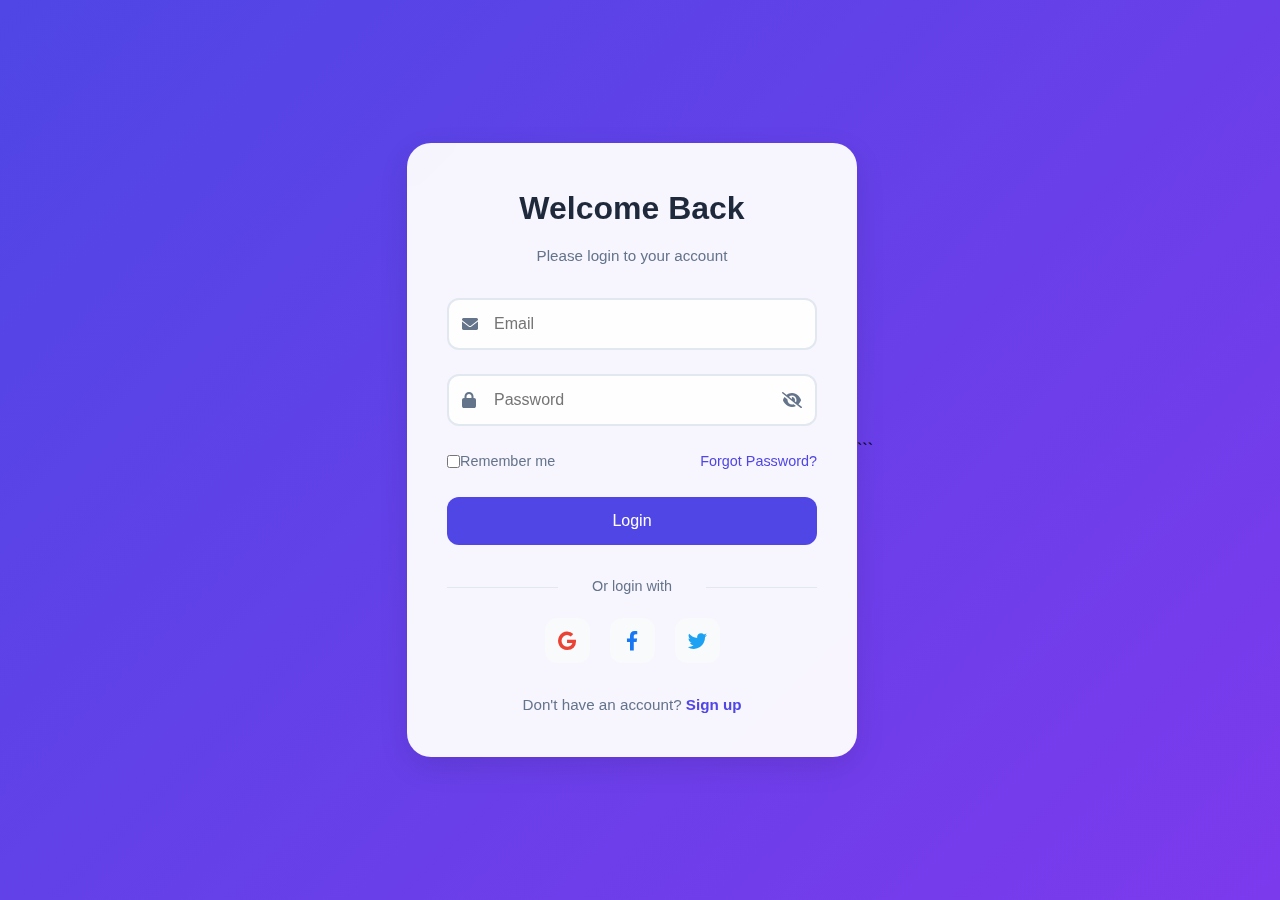
<file: index.html>
<!DOCTYPE html>
<html lang="en">
<head>
    <meta charset="UTF-8">
    <meta name="viewport" content="width=device-width, initial-scale=1.0">
    <title>Login | Modern Auth</title>
    <link rel="stylesheet" href="style.css">
    <link rel="stylesheet" href="https://cdnjs.cloudflare.com/ajax/libs/font-awesome/6.0.0/css/all.min.css">
</head>
<body>
    <div class="container">
        <div class="login-box">
            <h2>Welcome Back</h2>
            <p class="subtitle">Please login to your account</p>
            
            <form id="loginForm">
                <div class="input-group">
                    <i class="fas fa-envelope"></i>
                    <input type="email" id="email" placeholder="Email" required>
                </div>
                
                <div class="input-group">
                    <i class="fas fa-lock"></i>
                    <input type="password" id="password" placeholder="Password" required>
                    <i class="fas fa-eye-slash toggle-password"></i>
                </div>
                
                <div class="options">
                    <label class="remember-me">
                        <input type="checkbox" id="remember">
                        <span class="checkmark"></span>
                        Remember me
                    </label>
                    <a href="#" class="forgot-password">Forgot Password?</a>
                </div>
                
                <button type="submit" class="login-btn">
                    <span class="btn-text">Login</span>
                    <div class="spinner"></div>
                </button>
            </form>
            
            <div class="social-login">
                <p>Or login with</p>
                <div class="social-icons">
                    <button class="social-btn google">
                        <i class="fab fa-google"></i>
                    </button>
                    <button class="social-btn facebook">
                        <i class="fab fa-facebook-f"></i>
                    </button>
                    <button class="social-btn twitter">
                        <i class="fab fa-twitter"></i>
                    </button>
                </div>
            </div>
            
            <p class="signup-link">
                Don't have an account? <a href="signup.html">Sign up</a>
            </p>
        </div>
    </div>
    <script src="script.js"></script>
</body>
</html>
```
</file>
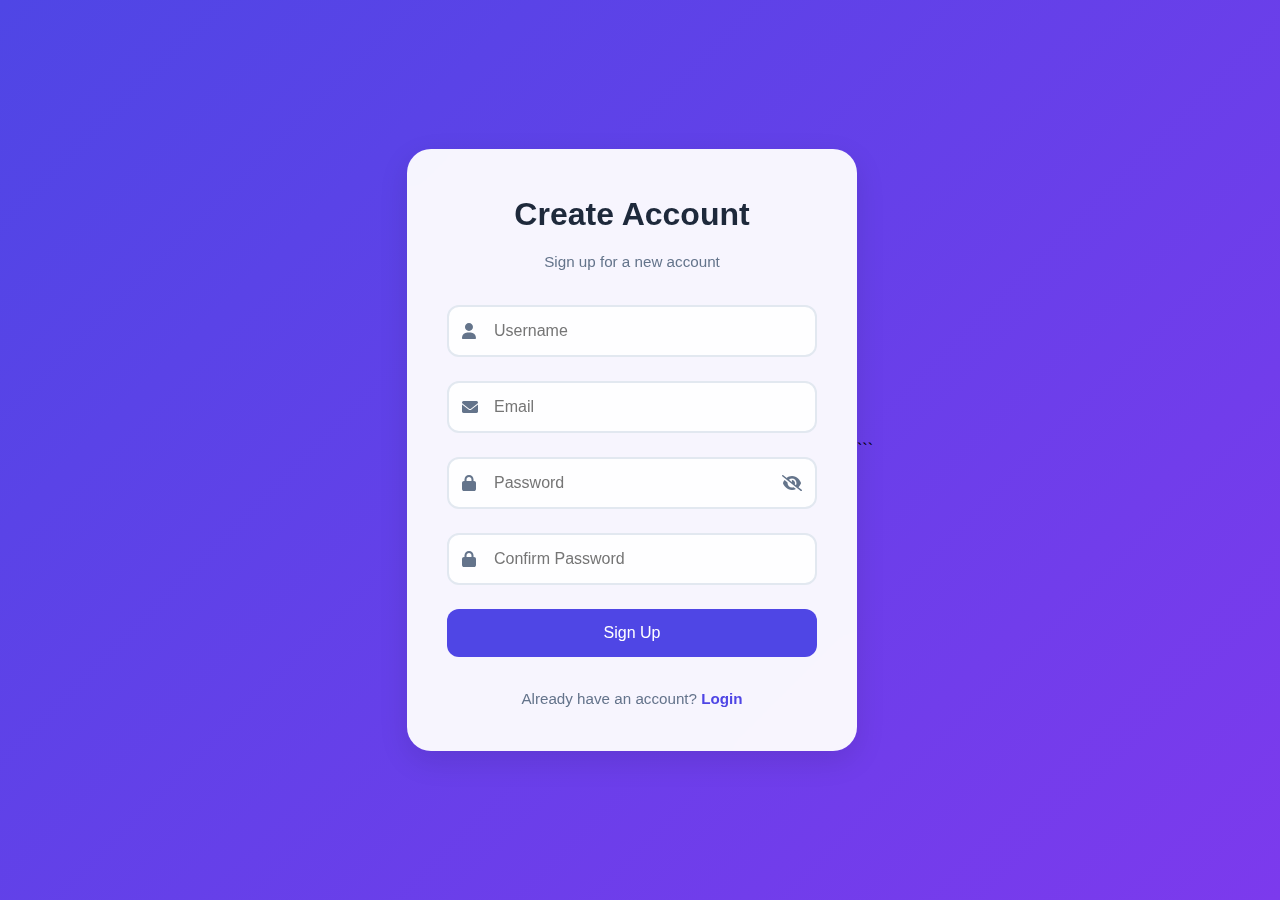
<file: signup.html>
<!DOCTYPE html>
<html lang="en">
<head>
    <meta charset="UTF-8">
    <meta name="viewport" content="width=device-width, initial-scale=1.0">
    <title>Sign Up | Modern Auth</title>
    <link rel="stylesheet" href="style.css">
    <link rel="stylesheet" href="https://cdnjs.cloudflare.com/ajax/libs/font-awesome/6.0.0/css/all.min.css">
</head>
<body>
    <div class="container">
        <div class="login-box">
            <h2>Create Account</h2>
            <p class="subtitle">Sign up for a new account</p>
            
            <form id="signupForm">
                <div class="input-group">
                    <i class="fas fa-user"></i>
                    <input type="text" id="username" placeholder="Username" required>
                </div>

                <div class="input-group">
                    <i class="fas fa-envelope"></i>
                    <input type="email" id="email" placeholder="Email" required>
                </div>
                
                <div class="input-group">
                    <i class="fas fa-lock"></i>
                    <input type="password" id="password" placeholder="Password" required>
                    <i class="fas fa-eye-slash toggle-password"></i>
                </div>

                <div class="input-group">
                    <i class="fas fa-lock"></i>
                    <input type="password" id="confirm-password" placeholder="Confirm Password" required>
                </div>
                
                <button type="submit" class="login-btn">
                    <span class="btn-text">Sign Up</span>
                    <div class="spinner"></div>
                </button>
            </form>
            
            <p class="signup-link">
                Already have an account? <a href="index.html">Login</a>
            </p>
        </div>
    </div>
    <script src="signup.js"></script>
</body>
</html>
```
</file>
<file: style.css>
/* Modern CSS Reset and Base Styles */
* {
    margin: 0;
    padding: 0;
    box-sizing: border-box;
    font-family: 'Poppins', 'Segoe UI', sans-serif;
}

:root {
    --primary-color: #4f46e5;
    --primary-hover: #4338ca;
    --secondary-color: #64748b;
    --success-color: #22c55e;
    --danger-color: #ef4444;
    --background-gradient: linear-gradient(135deg, #4f46e5 0%, #7c3aed 100%);
    --box-shadow: 0 10px 30px rgba(0, 0, 0, 0.1);
    --card-shadow: 0 4px 6px -1px rgba(0, 0, 0, 0.1), 0 2px 4px -1px rgba(0, 0, 0, 0.06);
}

body {
    background: var(--background-gradient);
    min-height: 100vh;
    display: flex;
    align-items: center;
    justify-content: center;
    padding: 20px;
    line-height: 1.6;
}

/* Container Styles */
.container {
    width: 100%;
    max-width: 450px;
}

.login-box {
    background: rgba(255, 255, 255, 0.95);
    backdrop-filter: blur(10px);
    padding: 40px;
    border-radius: 24px;
    box-shadow: var(--box-shadow);
    transform: translateY(0);
    transition: transform 0.3s ease;
}

.login-box:hover {
    transform: translateY(-5px);
}

/* Typography */
h2 {
    color: #1e293b;
    font-size: 2rem;
    text-align: center;
    margin-bottom: 10px;
    font-weight: 600;
}

.subtitle {
    color: var(--secondary-color);
    text-align: center;
    margin-bottom: 30px;
    font-size: 0.95rem;
}

/* Form Elements */
.input-group {
    position: relative;
    margin-bottom: 24px;
}

.input-group i {
    position: absolute;
    left: 15px;
    top: 50%;
    transform: translateY(-50%);
    color: var(--secondary-color);
    transition: color 0.3s ease;
}

.input-group .toggle-password {
    left: auto;
    right: 15px;
    cursor: pointer;
}

input[type="email"],
input[type="password"],
input[type="text"] {
    width: 100%;
    padding: 15px 45px;
    border: 2px solid #e2e8f0;
    border-radius: 12px;
    font-size: 1rem;
    transition: all 0.3s ease;
    background: rgba(255, 255, 255, 0.9);
}

input:focus {
    border-color: var(--primary-color);
    outline: none;
    box-shadow: 0 0 0 4px rgba(79, 70, 229, 0.1);
}

input:focus + i {
    color: var(--primary-color);
}

/* Options Section */
.options {
    display: flex;
    justify-content: space-between;
    align-items: center;
    margin-bottom: 24px;
}

.remember-me {
    display: flex;
    align-items: center;
    color: var(--secondary-color);
    font-size: 0.9rem;
    cursor: pointer;
    user-select: none;
}

.forgot-password {
    color: var(--primary-color);
    text-decoration: none;
    font-size: 0.9rem;
    font-weight: 500;
    transition: color 0.3s ease;
}

.forgot-password:hover {
    color: var(--primary-hover);
}

/* Button Styles */
.login-btn {
    width: 100%;
    padding: 15px;
    background: var(--primary-color);
    border: none;
    border-radius: 12px;
    color: white;
    font-size: 1rem;
    font-weight: 500;
    cursor: pointer;
    position: relative;
    overflow: hidden;
    transition: all 0.3s ease;
}

.login-btn:hover {
    background: var(--primary-hover);
    transform: translateY(-2px);
    box-shadow: 0 6px 12px rgba(79, 70, 229, 0.2);
}

.login-btn:active {
    transform: translateY(0);
}

/* Spinner Animation */
.spinner {
    display: none;
    width: 20px;
    height: 20px;
    border: 3px solid rgba(255, 255, 255, 0.3);
    border-top: 3px solid white;
    border-radius: 50%;
    position: absolute;
    top: 50%;
    left: 50%;
    transform: translate(-50%, -50%);
    animation: spin 1s linear infinite;
}

@keyframes spin {
    0% { transform: translate(-50%, -50%) rotate(0deg); }
    100% { transform: translate(-50%, -50%) rotate(360deg); }
}

/* Social Login Section */
.social-login {
    margin-top: 30px;
    text-align: center;
}

.social-login p {
    color: var(--secondary-color);
    margin-bottom: 20px;
    font-size: 0.9rem;
    position: relative;
}

.social-login p::before,
.social-login p::after {
    content: "";
    position: absolute;
    top: 50%;
    width: 30%;
    height: 1px;
    background: #e2e8f0;
}

.social-login p::before {
    left: 0;
}

.social-login p::after {
    right: 0;
}

.social-icons {
    display: flex;
    justify-content: center;
    gap: 20px;
}

.social-btn {
    width: 45px;
    height: 45px;
    border: none;
    border-radius: 12px;
    background: #f8fafc;
    cursor: pointer;
    transition: all 0.3s ease;
    display: flex;
    align-items: center;
    justify-content: center;
    font-size: 1.2rem;
}

.social-btn:hover {
    transform: translateY(-3px);
    box-shadow: var(--card-shadow);
}

.social-btn.google { color: #ea4335; }
.social-btn.facebook { color: #1877f2; }
.social-btn.twitter { color: #1da1f2; }

/* Sign Up Link */
.signup-link {
    text-align: center;
    margin-top: 30px;
    color: var(--secondary-color);
    font-size: 0.95rem;
}

.signup-link a {
    color: var(--primary-color);
    text-decoration: none;
    font-weight: 600;
    transition: color 0.3s ease;
}

.signup-link a:hover {
    color: var(--primary-hover);
}

/* Dashboard Styles */
.dashboard-container {
    min-height: 100vh;
    background: #f8fafc;
}

.dashboard-nav {
    background: white;
    padding: 1rem 2rem;
    display: flex;
    justify-content: space-between;
    align-items: center;
    box-shadow: var(--card-shadow);
    position: sticky;
    top: 0;
    z-index: 100;
}

.user-info {
    display: flex;
    align-items: center;
    gap: 1rem;
}

.avatar {
    width: 40px;
    height: 40px;
    border-radius: 50%;
    object-fit: cover;
    border: 2px solid var(--primary-color);
}

.logout-btn {
    padding: 0.75rem 1.5rem;
    background: var(--danger-color);
    color: white;
    border: none;
    border-radius: 12px;
    cursor: pointer;
    display: flex;
    align-items: center;
    gap: 0.5rem;
    font-weight: 500;
    transition: all 0.3s ease;
}

.logout-btn:hover {
    background: #dc2626;
    transform: translateY(-2px);
}

.dashboard-content {
    padding: 2rem;
    max-width: 1200px;
    margin: 0 auto;
}

.dashboard-cards {
    display: grid;
    grid-template-columns: repeat(auto-fit, minmax(280px, 1fr));
    gap: 2rem;
    margin-top: 2rem;
}

.card {
    background: white;
    padding: 2rem;
    border-radius: 16px;
    box-shadow: var(--card-shadow);
    text-align: center;
    transition: all 0.3s ease;
}

.card:hover {
    transform: translateY(-5px);
    box-shadow: 0 20px 25px -5px rgba(0, 0, 0, 0.1), 0 10px 10px -5px rgba(0, 0, 0, 0.04);
}

.card i {
    font-size: 2.5rem;
    color: var(--primary-color);
    margin-bottom: 1.5rem;
}

.card h3 {
    color: #1e293b;
    margin-bottom: 1rem;
    font-weight: 600;
}

.card p {
    color: var(--secondary-color);
    font-size: 0.95rem;
}

/* Responsive Design */
@media (max-width: 768px) {
    .container {
        padding: 10px;
    }

    .login-box {
        padding: 30px 20px;
    }

    .dashboard-nav {
        padding: 1rem;
    }

    .dashboard-content {
        padding: 1rem;
    }

    .dashboard-cards {
        grid-template-columns: 1fr;
    }
}

/* Animations */
@keyframes fadeIn {
    from {
        opacity: 0;
        transform: translateY(20px);
    }
    to {
        opacity: 1;
        transform: translateY(0);
    }
}

.login-box, .card {
    animation: fadeIn 0.6s ease-out;
}
</file>
